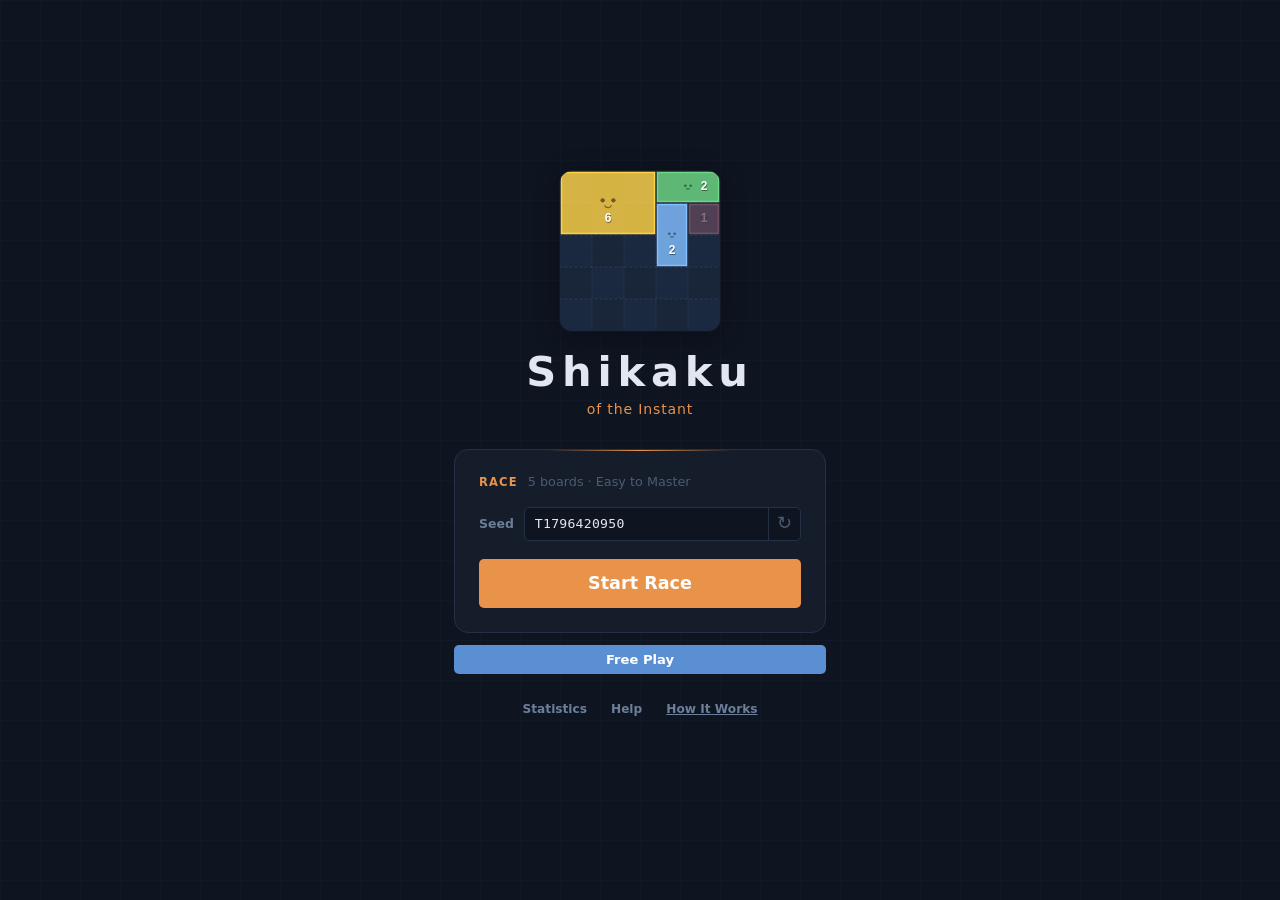
<file: index.html>
<!DOCTYPE html>
<html lang="en">
<head>
  <meta charset="UTF-8">
  <meta name="viewport" content="width=device-width, initial-scale=1.0">
  <title>Shikaku of the Instant</title>
  <link rel="icon" type="image/svg+xml" href="data:image/svg+xml,<svg xmlns='http://www.w3.org/2000/svg' viewBox='0 0 32 32'><rect width='32' height='32' rx='4' fill='%230e1420'/><rect x='2' y='2' width='13' height='18' rx='1' fill='%235b8fd4' opacity='.75'/><rect x='17' y='2' width='13' height='10' rx='1' fill='%23d28237' opacity='.75'/><rect x='17' y='14' width='13' height='16' rx='1' fill='%23af4141' opacity='.75'/><rect x='2' y='22' width='13' height='8' rx='1' fill='%23824bb9' opacity='.75'/></svg>">
  <link rel="stylesheet" href="style.css">
</head>
<body>
  <div id="app">

    <!-- ── Home Screen ──────────────────────────────────────────────────── -->
    <div id="homeScreen" class="home-screen">
      <div class="home-content">
        <div class="home-brand">
          <canvas id="homeIllustration" class="home-illustration"></canvas>
          <h1 class="home-logo">Shikaku</h1>
          <span class="home-logo-sub">of the Instant</span>
        </div>

        <div class="home-race-card">
          <div class="home-race-header">
            <span class="home-race-label">RACE</span>
            <span class="home-race-desc">5 boards &middot; Easy to Master</span>
          </div>
          <div class="home-seed-row">
            <label class="home-seed-label" for="homeSeedInput">Seed</label>
            <div class="home-seed-input-wrap">
              <input type="text" id="homeSeedInput" spellcheck="false">
              <button class="home-seed-refresh" id="homeSeedRefresh" title="New seed">&#x21BB;</button>
            </div>
          </div>
          <button class="btn btn-accent btn-lg home-start-btn" id="startRaceBtn">Start Race</button>
        </div>

        <button class="btn btn-primary home-freeplay-btn" id="freePlayBtn">Free Play</button>

        <div id="homeRecentRaces" class="home-recent"></div>

        <div class="home-footer">
          <button class="btn btn-ghost btn-sm" id="homeStatsBtn">Statistics</button>
          <button class="btn btn-ghost btn-sm" id="homeHelpBtn">Help</button>
          <a class="btn btn-ghost btn-sm" href="how-natural.html">How It Works</a>
        </div>
      </div>
    </div>

    <!-- ── Game View ────────────────────────────────────────────────────── -->
    <div id="gameView" class="game-view hidden">

      <nav class="top-bar" id="topBar">
        <div class="top-bar-left">
          <button class="top-btn" id="topHomeBtn" title="Home">
            <svg width="18" height="18" viewBox="0 0 24 24" fill="none" stroke="currentColor" stroke-width="2.5" stroke-linecap="round" stroke-linejoin="round"><path d="M3 9l9-7 9 7v11a2 2 0 0 1-2 2H5a2 2 0 0 1-2-2z"/><polyline points="9 22 9 12 15 12 15 22"/></svg>
          </button>
        </div>

        <div class="top-bar-center" id="topBarCenter">
          <div id="difficultyTabs" class="difficulty-tabs">
            <button class="diff-tab" data-size="5">Easy</button>
            <button class="diff-tab" data-size="10">Medium</button>
            <button class="diff-tab active" data-size="20">Hard</button>
            <button class="diff-tab" data-size="30">Expert</button>
            <button class="diff-tab" data-size="40">Master</button>
          </div>
        </div>

        <div class="top-bar-right">
          <div class="top-timer-group">
            <span class="top-timer" id="topTimerDisplay">00:00.00</span>
            <button class="top-btn" id="topPauseBtn" title="Pause">&#x23F8;</button>
          </div>
          <button class="top-btn" id="topUndoBtn" title="Undo (Ctrl+Z)">&#x21A9;</button>
          <button class="top-btn" id="topClearBtn" title="Clear board">&#x2715;</button>
          <div class="top-zoom-group">
            <button class="top-btn top-btn-sm" id="topZoomOut" title="Zoom out">&minus;</button>
            <button class="top-zoom-label" id="topZoomLabel" title="Reset to Fit">Fit</button>
            <button class="top-btn top-btn-sm" id="topZoomIn" title="Zoom in">+</button>
          </div>
        </div>
      </nav>

      <main class="main-area" id="mainArea">
        <div id="focusTimer"></div>
        <button class="btn btn-icon" id="focusExit">&#10005; Exit Focus</button>

        <div class="grid-container" id="gridContainer">
          <div class="grid-wrapper" id="gridWrapper">
            <div id="coverScreen" class="cover-screen">
              <div class="cover-content">
                <p class="cover-subtitle" id="coverSize">20×20 — Hard</p>
                <p class="cover-seed" id="coverSeed"></p>
                <button class="btn btn-primary btn-lg" id="startGameBtn">Start Game</button>
              </div>
            </div>
            <div id="pauseOverlay" class="cover-screen hidden">
              <div class="cover-content">
                <p class="cover-subtitle">Paused</p>
                <button class="btn btn-primary btn-lg" id="resumeBtn">Resume</button>
              </div>
            </div>
            <canvas id="gameCanvas"></canvas>
          </div>
        </div>
      </main>
    </div>
  </div>

  <!-- Modals -->
  <div id="howToModal" class="modal hidden">
    <div class="modal-box">
      <h2>How to Play Shikaku</h2>
      <ul>
        <li>Divide the grid into rectangles (and squares).</li>
        <li>Each rectangle must contain <strong>exactly one number</strong>.</li>
        <li>That number equals the <strong>area</strong> of the rectangle.</li>
        <li><strong>Drag</strong> from one cell to another to draw a rectangle.</li>
        <li><strong>Right-click</strong> (or long-press on mobile) to remove a rectangle.</li>
        <li>Fill the entire grid to win!</li>
      </ul>
      <button class="btn btn-primary" id="closeHow">Got it!</button>
    </div>
  </div>

  <div id="winModal" class="modal hidden">
    <div class="modal-box">
      <h2>Puzzle Solved!</h2>
      <p id="winTime"></p>
      <div class="seed-share" id="seedShare">
        <label>Share this board:</label>
        <div class="seed-copy-row">
          <code id="seedDisplay"></code>
          <button class="btn btn-secondary btn-sm" id="copySeedBtn">Copy Seed</button>
          <button class="btn btn-secondary btn-sm" id="copyLinkBtn">Copy Link</button>
        </div>
      </div>
      <div style="display:flex;gap:8px;">
        <button class="btn btn-primary" id="nextGameBtn">New Game</button>
        <button class="btn btn-secondary" id="watchReplayBtn">Watch Replay</button>
        <button class="btn btn-secondary" id="shareImageBtn">Copy Image</button>
      </div>
    </div>
  </div>

  <div id="raceResultsModal" class="modal hidden">
    <div class="modal-box modal-box-wide">
      <h2>Race Complete!</h2>
      <div id="raceResultsList" class="race-results-list"></div>
      <div class="race-total" id="raceTotalTime"></div>
      <div class="race-footer">
        <div class="race-seed-row">
          <span class="race-seed-label">Seed:</span>
          <code id="raceSeedDisplay"></code>
          <button class="btn btn-secondary btn-sm" id="copyRaceSeedBtn">Copy</button>
        </div>
        <div class="race-actions-row">
          <button class="btn btn-primary" id="shareRaceBtn">Share Results</button>
          <div class="race-actions-right">
            <button class="btn btn-accent" id="raceHomeBtn">Home</button>
            <button class="btn btn-secondary" id="closeRaceResultsBtn">Done</button>
          </div>
        </div>
      </div>
    </div>
  </div>

  <div id="statsModal" class="modal hidden">
    <div class="modal-box modal-box-wide">
      <h2>Statistics</h2>
      <div id="statsContent" class="stats-content"></div>
      <div style="display:flex;gap:8px;margin-top:16px;">
        <button class="btn btn-primary" id="closeStats">Done</button>
        <button class="btn btn-secondary" id="resetStats">Reset Stats</button>
      </div>
    </div>
  </div>

  <script src="generator.js"></script>
  <script src="game.js"></script>
</body>
</html>
</file>
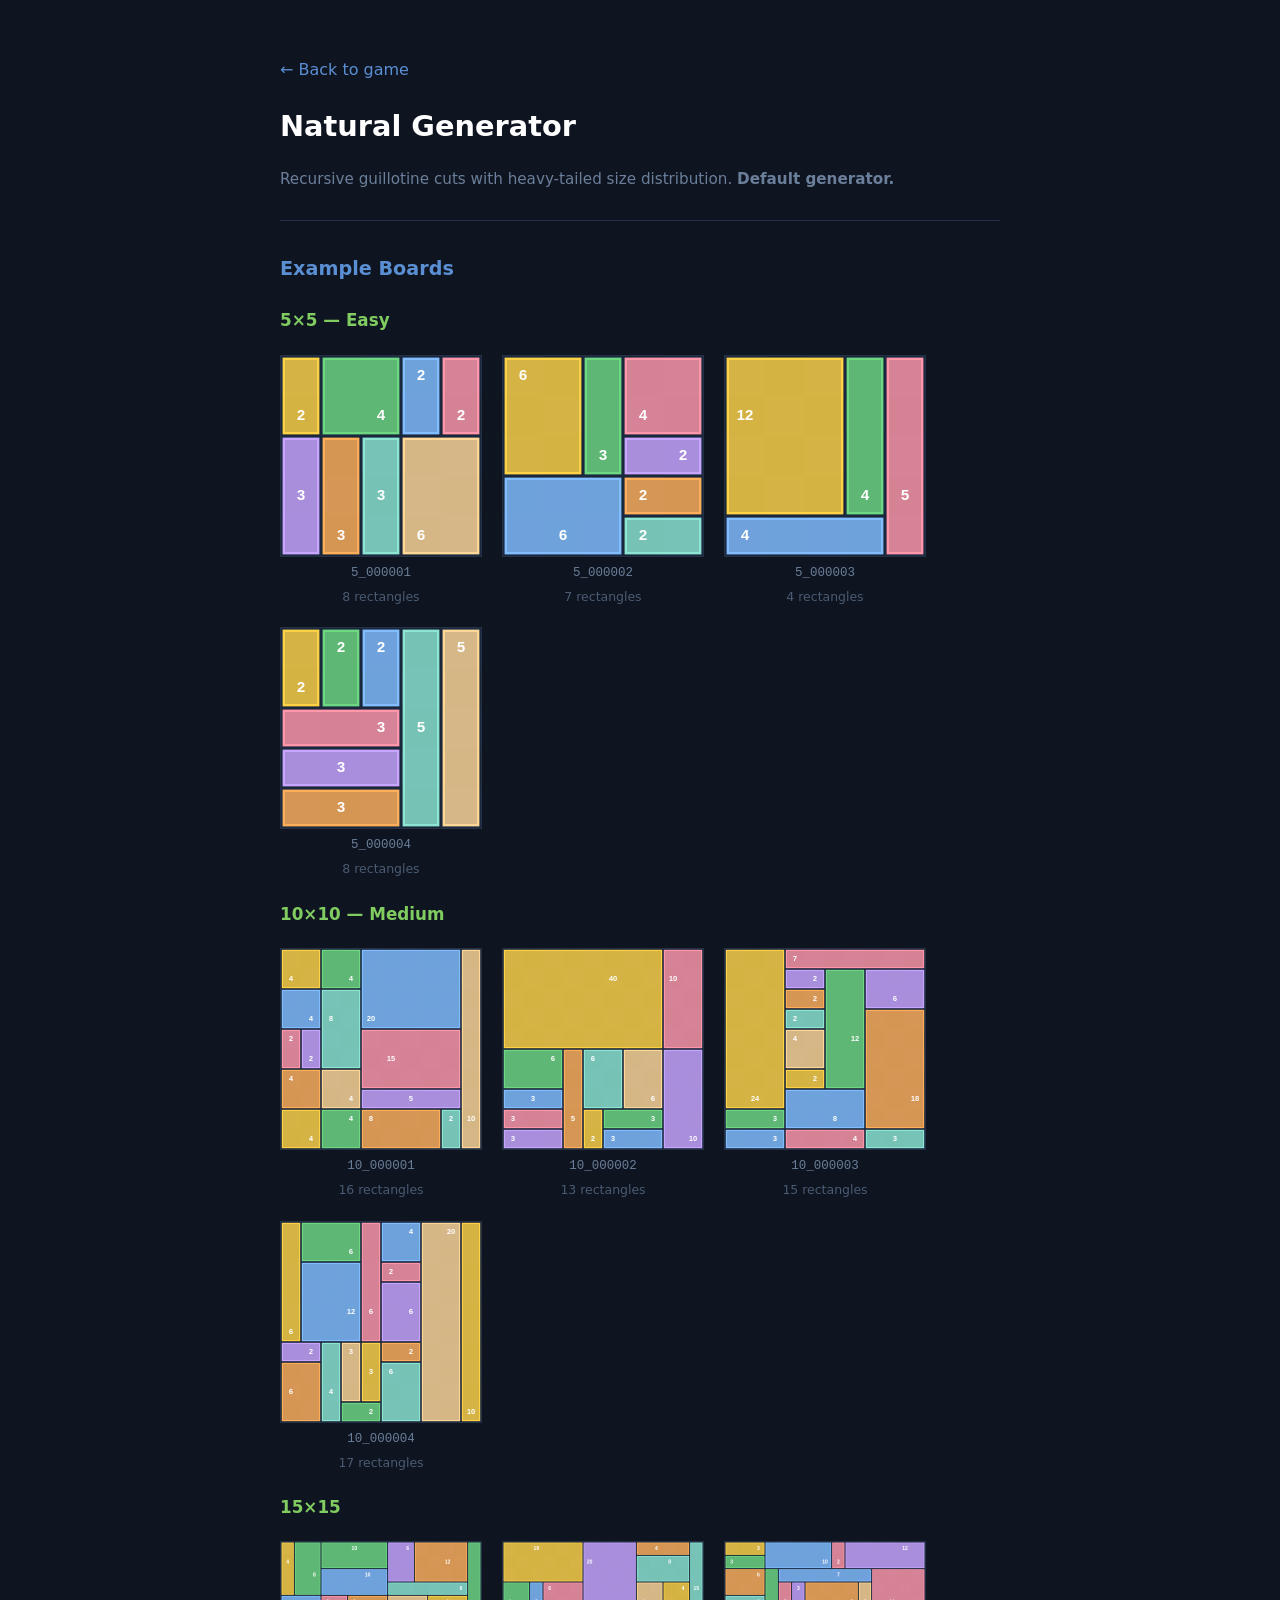
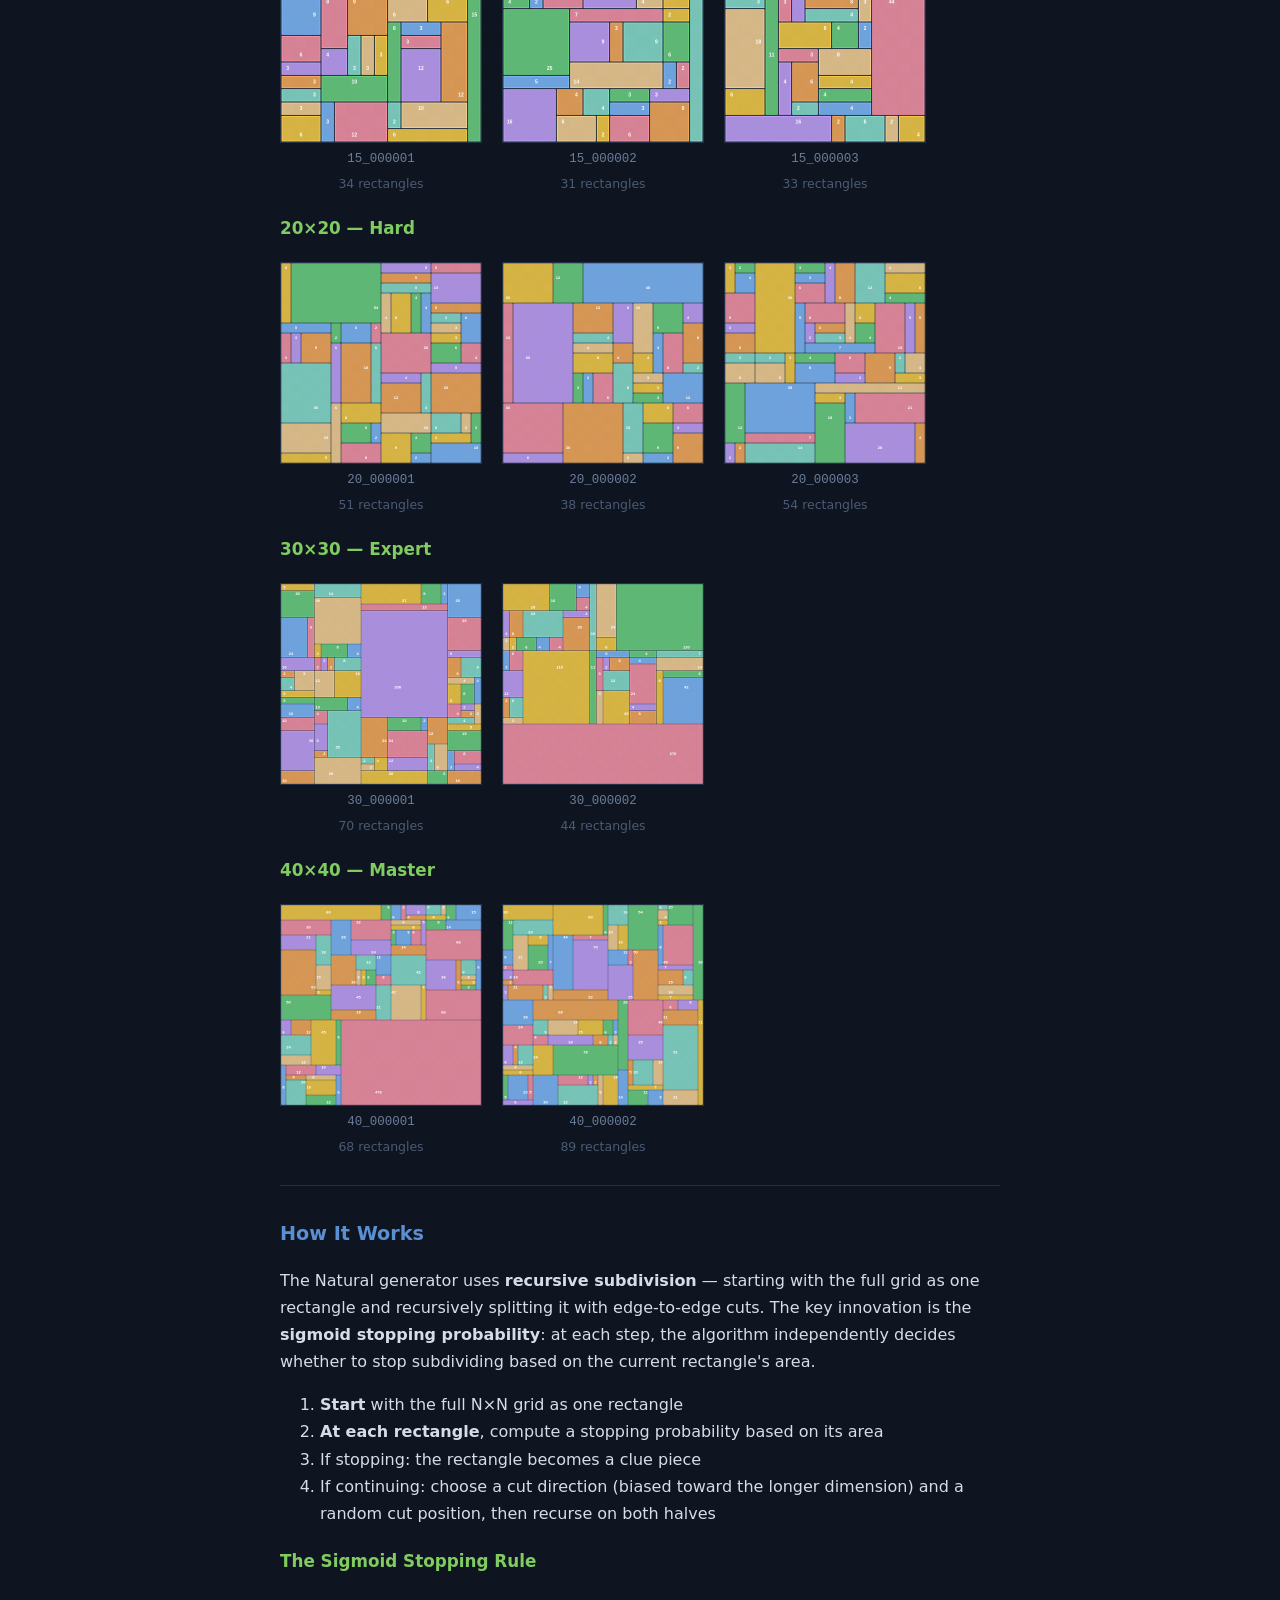
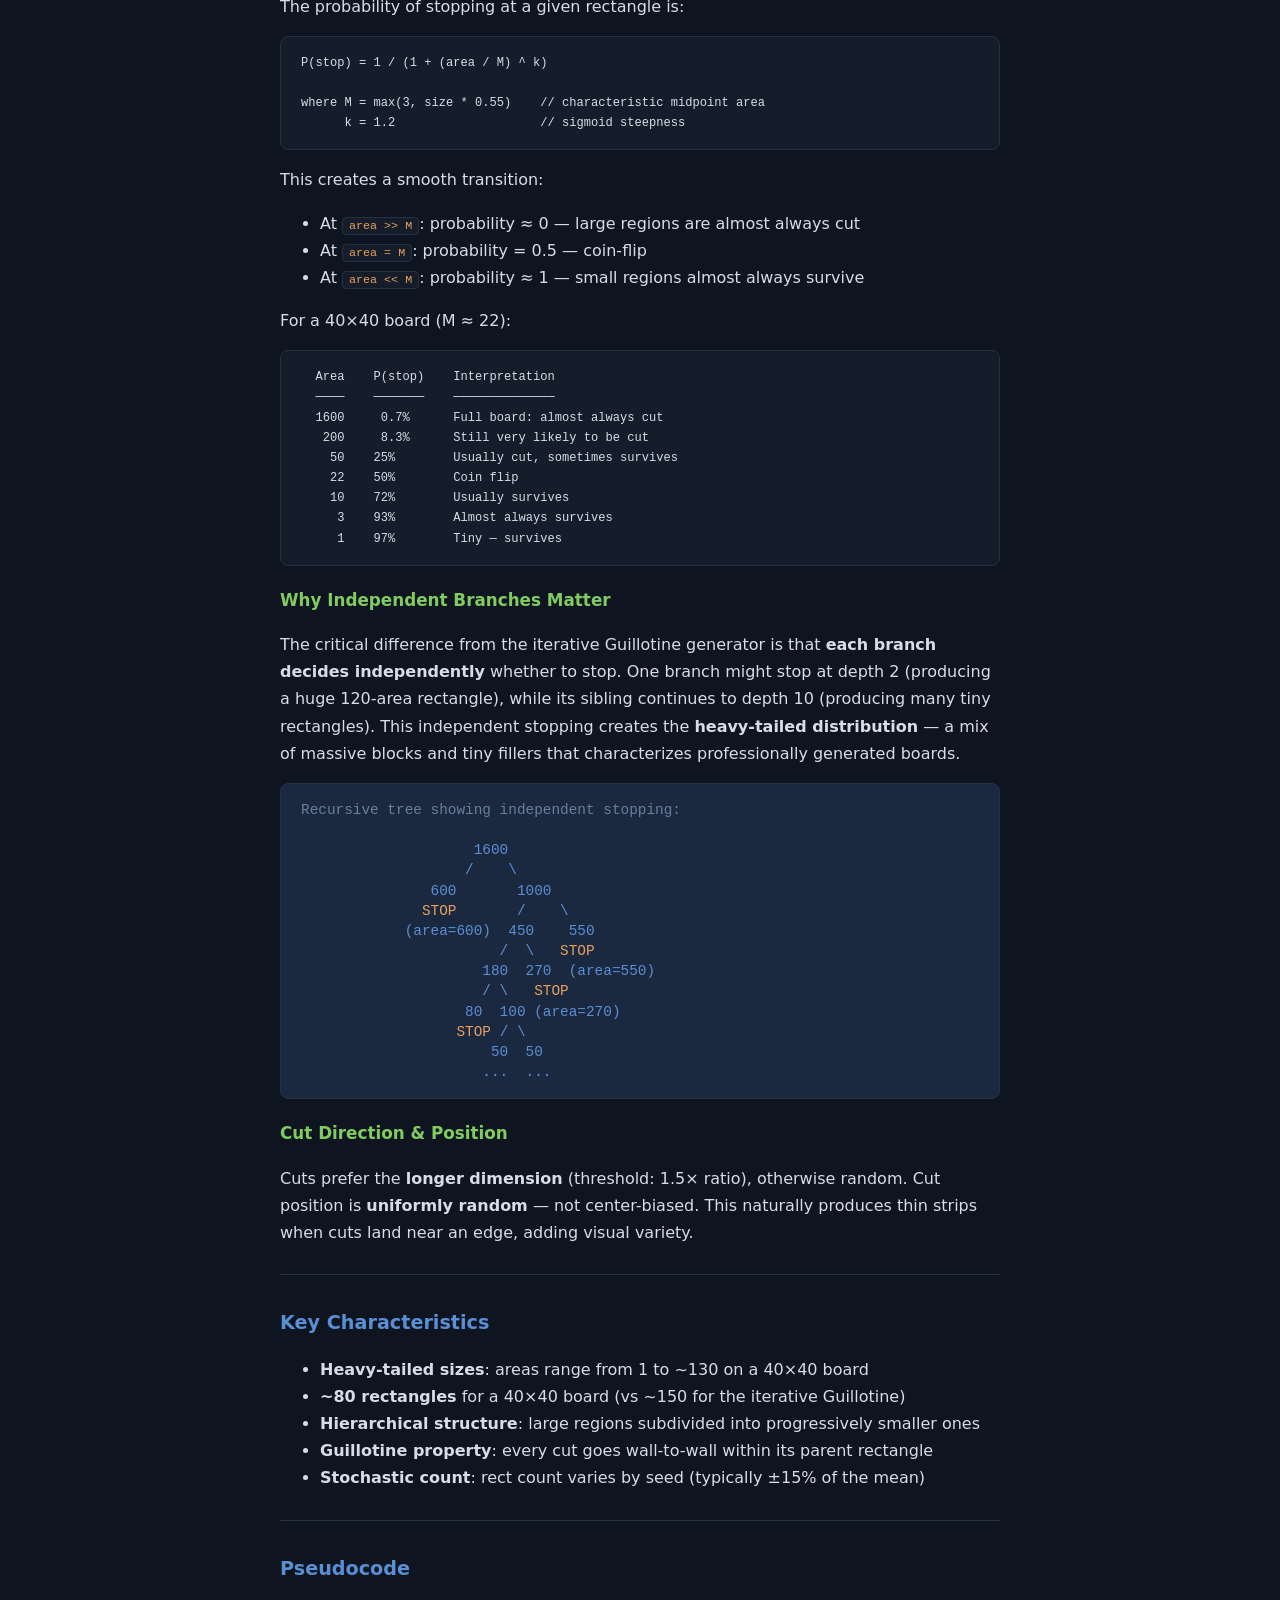
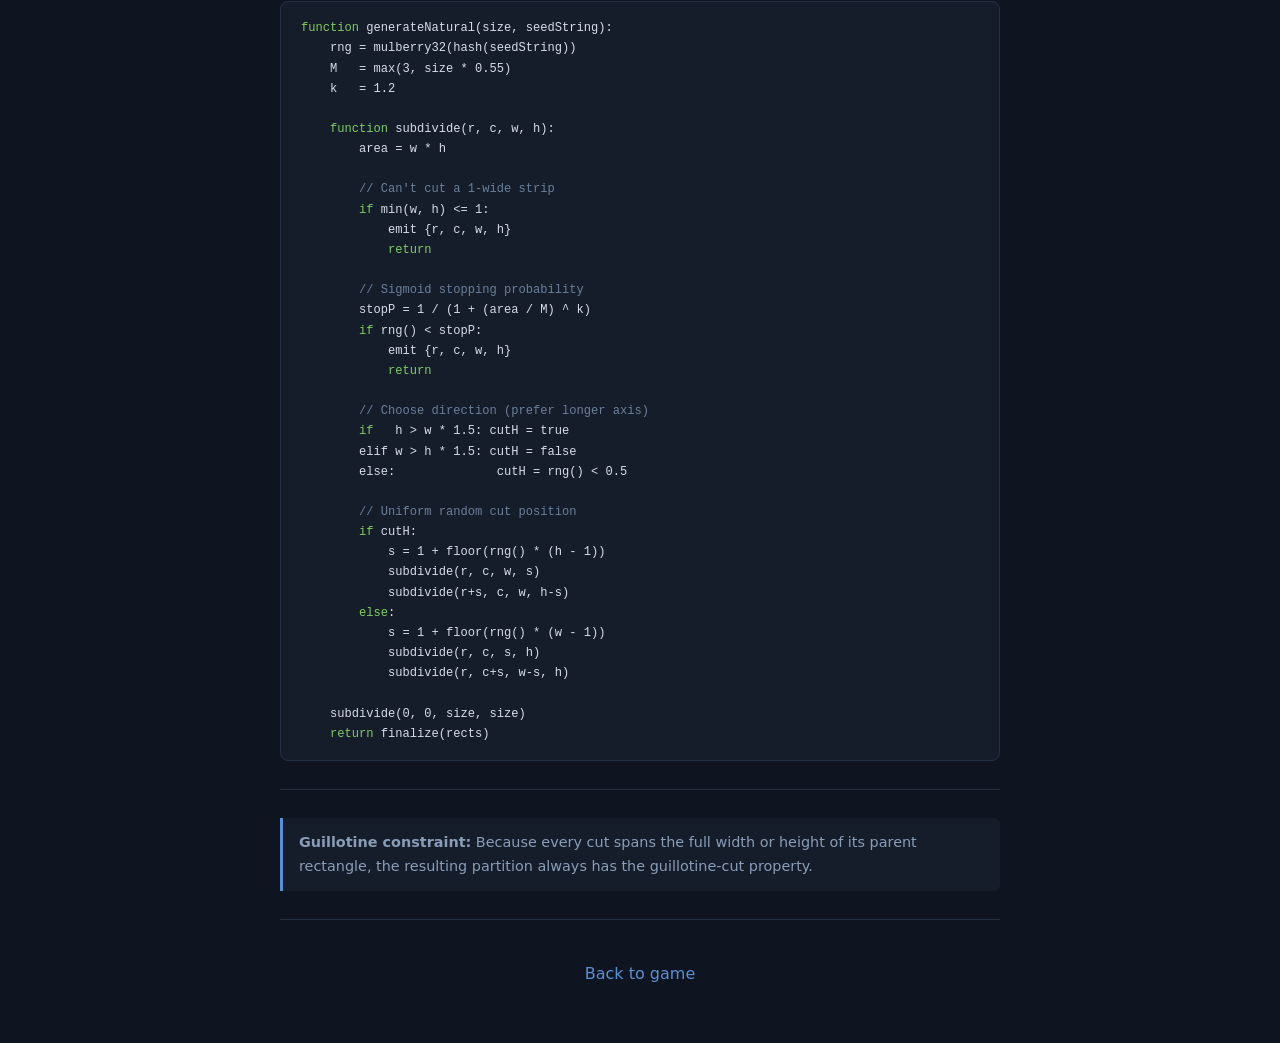
<file: how-natural.html>
<!DOCTYPE html>
<html lang="en">
<head>
  <meta charset="UTF-8">
  <meta name="viewport" content="width=device-width, initial-scale=1.0">
  <title>Natural Generator — Shikaku</title>
  <style>
    body { background: #0e1420; color: #d8dce8; font-family: 'Inter','Segoe UI',system-ui,sans-serif; max-width: 720px; margin: 0 auto; padding: 40px 24px; line-height: 1.7; }
    h1 { color: #fff; font-size: 1.8rem; margin-bottom: 4px; }
    h2 { color: #5b8fd4; font-size: 1.2rem; margin-top: 32px; }
    h3 { color: #80cc60; font-size: 1.05rem; margin-top: 20px; }
    a { color: #5b8fd4; text-decoration: none; } a:hover { text-decoration: underline; }
    hr { border: none; border-top: 1px solid #243044; margin: 28px 0; }
    .dim { color: #6b7f9a; }
    .subtitle { color: #6b7f9a; font-size: 0.95rem; margin-bottom: 0; }
    code { background: #151d2b; border: 1px solid #243044; border-radius: 4px; padding: 1px 6px; font-size: 0.9em; color: #e8a060; }
    pre { background: #151d2b; border: 1px solid #243044; border-radius: 8px; padding: 16px 20px; overflow-x: auto; font-size: 0.84rem; line-height: 1.5; color: #d8dce8; }
    pre code { background: none; border: none; padding: 0; color: inherit; }
    .green { color: #80cc60; } .highlight { color: #e8a060; }
    .note { background: #151d2b; border-left: 3px solid #5b8fd4; padding: 12px 16px; margin: 16px 0; border-radius: 0 6px 6px 0; font-size: 0.9rem; color: #8a9db8; }
    .boards { display: flex; flex-wrap: wrap; gap: 20px; margin: 20px 0; }
    .board-example { text-align: center; flex: 0 0 auto; }
    .board-example canvas { border: 1px solid #243044; display: block; }
    .board-info { margin-top: 6px; display: flex; flex-direction: column; gap: 2px; }
    .board-seed { font-family: 'Consolas','SF Mono',monospace; font-size: 0.78rem; color: #6b7f9a; }
    .board-stats { font-size: 0.78rem; color: #4a5b72; }
    .diagram { background: #1a2840; border: 1px solid #243044; border-radius: 8px; padding: 16px 20px; font-family: monospace; font-size: 0.9rem; line-height: 1.4; white-space: pre; overflow-x: auto; color: #5b8fd4; margin: 16px 0; }
  </style>
</head>
<body>

<p><a href="index.html">&larr; Back to game</a></p>

<h1>Natural Generator</h1>
<p class="subtitle">Recursive guillotine cuts with heavy-tailed size distribution. <strong>Default generator.</strong></p>

<hr>

<h2>Example Boards</h2>

<h3>5&times;5 — Easy</h3>
<div class="boards" id="examples5"></div>

<h3>10&times;10 — Medium</h3>
<div class="boards" id="examples10"></div>

<h3>15&times;15</h3>
<div class="boards" id="examples15"></div>

<h3>20&times;20 — Hard</h3>
<div class="boards" id="examples20"></div>

<h3>30&times;30 — Expert</h3>
<div class="boards" id="examples30"></div>

<h3>40&times;40 — Master</h3>
<div class="boards" id="examples40"></div>

<hr>

<h2>How It Works</h2>

<p>The Natural generator uses <strong>recursive subdivision</strong> — starting with the full grid as
one rectangle and recursively splitting it with edge-to-edge cuts. The key innovation is the
<strong>sigmoid stopping probability</strong>: at each step, the algorithm independently decides
whether to stop subdividing based on the current rectangle's area.</p>

<ol>
  <li><strong>Start</strong> with the full N&times;N grid as one rectangle</li>
  <li><strong>At each rectangle</strong>, compute a stopping probability based on its area</li>
  <li>If stopping: the rectangle becomes a clue piece</li>
  <li>If continuing: choose a cut direction (biased toward the longer dimension) and a
  random cut position, then recurse on both halves</li>
</ol>

<h3>The Sigmoid Stopping Rule</h3>

<p>The probability of stopping at a given rectangle is:</p>

<pre><code>P(stop) = 1 / (1 + (area / M) ^ k)

where M = max(3, size * 0.55)    // characteristic midpoint area
      k = 1.2                    // sigmoid steepness</code></pre>

<p>This creates a smooth transition:</p>
<ul>
  <li>At <code>area >> M</code>: probability &asymp; 0 — large regions are almost always cut</li>
  <li>At <code>area = M</code>: probability = 0.5 — coin-flip</li>
  <li>At <code>area << M</code>: probability &asymp; 1 — small regions almost always survive</li>
</ul>

<p>For a 40&times;40 board (M &asymp; 22):</p>
<pre><code>  Area    P(stop)    Interpretation
  ────    ───────    ──────────────
  1600     0.7%      Full board: almost always cut
   200     8.3%      Still very likely to be cut
    50    25%        Usually cut, sometimes survives
    22    50%        Coin flip
    10    72%        Usually survives
     3    93%        Almost always survives
     1    97%        Tiny — survives</code></pre>

<h3>Why Independent Branches Matter</h3>

<p>The critical difference from the iterative Guillotine generator is that <strong>each branch
decides independently</strong> whether to stop. One branch might stop at depth 2 (producing a
huge 120-area rectangle), while its sibling continues to depth 10 (producing many tiny
rectangles). This independent stopping creates the <strong>heavy-tailed distribution</strong> —
a mix of massive blocks and tiny fillers that characterizes professionally generated boards.</p>

<div class="diagram"><span class="dim">Recursive tree showing independent stopping:</span>

                    1600
                   /    \
               600       1000
              <span class="highlight">STOP</span>       /    \
            (area=600)  450    550
                       /  \   <span class="highlight">STOP</span>
                     180  270  (area=550)
                     / \   <span class="highlight">STOP</span>
                   80  100 (area=270)
                  <span class="highlight">STOP</span> / \
                      50  50
                     ...  ...</div>

<h3>Cut Direction &amp; Position</h3>

<p>Cuts prefer the <strong>longer dimension</strong> (threshold: 1.5&times; ratio), otherwise random.
Cut position is <strong>uniformly random</strong> — not center-biased. This naturally produces thin
strips when cuts land near an edge, adding visual variety.</p>

<hr>

<h2>Key Characteristics</h2>

<ul>
  <li><strong>Heavy-tailed sizes</strong>: areas range from 1 to ~130 on a 40&times;40 board</li>
  <li><strong>~80 rectangles</strong> for a 40&times;40 board (vs ~150 for the iterative Guillotine)</li>
  <li><strong>Hierarchical structure</strong>: large regions subdivided into progressively smaller ones</li>
  <li><strong>Guillotine property</strong>: every cut goes wall-to-wall within its parent rectangle</li>
  <li><strong>Stochastic count</strong>: rect count varies by seed (typically &plusmn;15% of the mean)</li>
</ul>

<hr>

<h2>Pseudocode</h2>

<pre><code><span class="green">function</span> generateNatural(size, seedString):
    rng = mulberry32(hash(seedString))
    M   = max(3, size * 0.55)
    k   = 1.2

    <span class="green">function</span> subdivide(r, c, w, h):
        area = w * h

        <span class="dim">// Can't cut a 1-wide strip</span>
        <span class="green">if</span> min(w, h) &lt;= 1:
            emit {r, c, w, h}
            <span class="green">return</span>

        <span class="dim">// Sigmoid stopping probability</span>
        stopP = 1 / (1 + (area / M) ^ k)
        <span class="green">if</span> rng() &lt; stopP:
            emit {r, c, w, h}
            <span class="green">return</span>

        <span class="dim">// Choose direction (prefer longer axis)</span>
        <span class="green">if</span>   h &gt; w * 1.5: cutH = true
        elif w &gt; h * 1.5: cutH = false
        else:              cutH = rng() &lt; 0.5

        <span class="dim">// Uniform random cut position</span>
        <span class="green">if</span> cutH:
            s = 1 + floor(rng() * (h - 1))
            subdivide(r, c, w, s)
            subdivide(r+s, c, w, h-s)
        <span class="green">else</span>:
            s = 1 + floor(rng() * (w - 1))
            subdivide(r, c, s, h)
            subdivide(r, c+s, w-s, h)

    subdivide(0, 0, size, size)
    <span class="green">return</span> finalize(rects)</code></pre>

<hr>

<div class="note">
<strong>Guillotine constraint:</strong> Because every cut spans the full width or height of its
parent rectangle, the resulting partition always has the guillotine-cut property.
</div>

<hr>

<p class="dim" style="text-align:center; margin-top: 40px;">
  <a href="index.html">Back to game</a>
</p>

<script src="generator.js"></script>
<script>
// Inline board preview rendering
(function() {
  const COLORS = [
    { fill: 'rgba(255,210,70,0.82)',  stroke: '#ffd246' },
    { fill: 'rgba(110,215,130,0.82)', stroke: '#6ed782' },
    { fill: 'rgba(130,190,255,0.82)', stroke: '#82beff' },
    { fill: 'rgba(255,150,170,0.82)', stroke: '#ff96aa' },
    { fill: 'rgba(200,165,255,0.82)', stroke: '#c8a5ff' },
    { fill: 'rgba(255,175,90,0.82)',  stroke: '#ffaf5a' },
    { fill: 'rgba(140,230,210,0.82)', stroke: '#8ce6d2' },
    { fill: 'rgba(255,215,150,0.82)', stroke: '#ffd796' },
  ];

  const BOARD_DISPLAY = 200; // target display size in px

  const groups = [
    { containerId: 'examples5',  size: 5,  seeds: ['5_000001','5_000002','5_000003','5_000004'] },
    { containerId: 'examples10', size: 10, seeds: ['10_000001','10_000002','10_000003','10_000004'] },
    { containerId: 'examples15', size: 15, seeds: ['15_000001','15_000002','15_000003'] },
    { containerId: 'examples20', size: 20, seeds: ['20_000001','20_000002','20_000003'] },
    { containerId: 'examples30', size: 30, seeds: ['30_000001','30_000002'] },
    { containerId: 'examples40', size: 40, seeds: ['40_000001','40_000002'] },
  ];

  for (const { containerId, size, seeds } of groups) {
    const container = document.getElementById(containerId);
    // Use 2x resolution for crispness, display at BOARD_DISPLAY px
    const scale = 2;
    const cellPx = (BOARD_DISPLAY * scale) / size;
    const canvasPx = size * cellPx;

    for (const seed of seeds) {
      const puzzle = generatePuzzle(size, seed);
      const div = document.createElement('div');
      div.className = 'board-example';
      const c = document.createElement('canvas');
      c.width = canvasPx; c.height = canvasPx;
      c.style.width = BOARD_DISPLAY + 'px'; c.style.height = BOARD_DISPLAY + 'px';
      const cx = c.getContext('2d');

      // Draw checkerboard
      for (let r = 0; r < size; r++)
        for (let col = 0; col < size; col++) {
          cx.fillStyle = (r + col) % 2 === 0 ? '#1a2840' : '#192538';
          cx.fillRect(col * cellPx, r * cellPx, cellPx, cellPx);
        }

      // Draw solution rects
      puzzle.clues.forEach((cl, i) => {
        const color = COLORS[i % COLORS.length];
        const m = Math.max(1, cellPx * 0.07);
        cx.fillStyle = color.fill;
        cx.fillRect(cl.c * cellPx + m, cl.r * cellPx + m, cl.w * cellPx - m * 2, cl.h * cellPx - m * 2);
        cx.strokeStyle = color.stroke;
        cx.lineWidth = Math.max(1, cellPx * 0.06);
        cx.strokeRect(cl.c * cellPx + m, cl.r * cellPx + m, cl.w * cellPx - m * 2, cl.h * cellPx - m * 2);
      });

      // Draw clue numbers
      const fontSize = Math.max(8, Math.round(cellPx * 0.38));
      cx.font = `bold ${fontSize}px "Segoe UI", Arial, sans-serif`;
      cx.textAlign = 'center';
      cx.textBaseline = 'middle';
      for (const cl of puzzle.clues) {
        cx.fillStyle = '#fff';
        cx.fillText(String(cl.area), (cl.numC + 0.5) * cellPx, (cl.numR + 0.5) * cellPx);
      }

      div.appendChild(c);
      const info = document.createElement('div');
      info.className = 'board-info';
      info.innerHTML = `<span class="board-seed">${seed}</span><span class="board-stats">${puzzle.clues.length} rectangles</span>`;
      div.appendChild(info);
      container.appendChild(div);
    }
  }
})();
</script>
</body>
</html>
</file>
<file: style.css>
*, *::before, *::after { box-sizing: border-box; margin: 0; padding: 0; }

:root {
  --bg:            #0e1420;
  --surface:       #151d2b;
  --surface-2:     #1a2435;
  --border:        #243044;
  --border-light:  #2e3f58;
  --primary:       #5b8fd4;
  --primary-hover: #4a7fc1;
  --primary-dim:   rgba(91,143,212,0.15);
  --accent:        #e8924a;
  --accent-hover:  #d47e38;
  --accent-dim:    rgba(232,146,74,0.12);
  --text:          #e2e6f0;
  --text-dim:      #6b7f9a;
  --text-muted:    #4a5b72;
  --radius:        8px;
  --radius-sm:     5px;
  --top-bar-h:     48px;
  --transition:    0.15s ease;
}

body {
  background: var(--bg);
  color: var(--text);
  font-family: 'Inter', 'Segoe UI', system-ui, -apple-system, sans-serif;
  height: 100vh;
  overflow: hidden;
}

#app {
  height: 100vh;
}

/* ── Home Screen ──────────────────────────────────────────────────────── */
.home-screen {
  display: flex;
  align-items: center;
  justify-content: center;
  height: 100%;
  width: 100%;
  background: var(--bg);
  overflow-y: auto;
  position: relative;
}

/* subtle grid pattern */
.home-screen::before {
  content: '';
  position: absolute;
  inset: 0;
  background-image:
    linear-gradient(rgba(91,143,212,0.03) 1px, transparent 1px),
    linear-gradient(90deg, rgba(91,143,212,0.03) 1px, transparent 1px);
  background-size: 40px 40px;
  pointer-events: none;
}

.home-screen.hidden {
  display: none;
}

.home-content {
  width: 100%;
  max-width: 420px;
  padding: 40px 24px 48px;
  display: flex;
  flex-direction: column;
  align-items: center;
  position: relative;
  z-index: 1;
}

.home-brand {
  text-align: center;
  margin-bottom: 32px;
  display: flex;
  flex-direction: column;
  align-items: center;
}

.home-illustration {
  width: 160px;
  height: 160px;
  border-radius: 12px;
  margin-bottom: 20px;
  box-shadow: 0 4px 24px rgba(0,0,0,0.35), 0 0 0 1px rgba(255,255,255,0.04);
}

.home-logo {
  font-size: 2.6rem;
  font-weight: 800;
  letter-spacing: 0.14em;
  color: var(--text);
  line-height: 1;
}

.home-logo-sub {
  font-size: 0.88rem;
  font-weight: 500;
  letter-spacing: 0.06em;
  color: var(--accent);
  display: block;
  margin-top: 8px;
}

/* Race card */
.home-race-card {
  width: 100%;
  background: var(--surface);
  border: 1px solid var(--border);
  border-radius: 14px;
  padding: 24px;
  margin-bottom: 12px;
  position: relative;
  overflow: hidden;
}

.home-race-card::before {
  content: '';
  position: absolute;
  top: 0;
  left: 50%;
  transform: translateX(-50%);
  width: 50%;
  height: 1px;
  background: linear-gradient(90deg, transparent, var(--accent), transparent);
}

.home-race-header {
  display: flex;
  align-items: baseline;
  gap: 10px;
  margin-bottom: 18px;
}

.home-race-label {
  font-size: 0.72rem;
  font-weight: 700;
  letter-spacing: 0.1em;
  text-transform: uppercase;
  color: var(--accent);
}

.home-race-desc {
  font-size: 0.8rem;
  color: var(--text-muted);
}

.home-seed-row {
  display: flex;
  align-items: center;
  gap: 10px;
  margin-bottom: 18px;
}

.home-seed-label {
  font-size: 0.78rem;
  font-weight: 600;
  color: var(--text-dim);
  flex-shrink: 0;
}

.home-seed-input-wrap {
  flex: 1;
  display: flex;
  align-items: center;
  background: var(--bg);
  border: 1px solid var(--border);
  border-radius: var(--radius-sm);
  overflow: hidden;
  transition: border-color var(--transition);
}

.home-seed-input-wrap:focus-within {
  border-color: var(--primary);
}

.home-seed-input-wrap input {
  flex: 1;
  min-width: 0;
  border: none;
  padding: 8px 10px;
  background: transparent;
  color: var(--text);
  font-size: 0.82rem;
  font-family: 'Consolas', 'SF Mono', monospace;
  letter-spacing: 0.02em;
  outline: none;
}

.home-seed-refresh {
  display: flex;
  align-items: center;
  justify-content: center;
  width: 32px;
  height: 32px;
  background: none;
  border: none;
  border-left: 1px solid var(--border);
  color: var(--text-muted);
  font-size: 1.1rem;
  cursor: pointer;
  transition: all var(--transition);
  flex-shrink: 0;
}

.home-seed-refresh:hover {
  background: rgba(255,255,255,0.05);
  color: var(--text);
}

.home-start-btn {
  display: block;
  width: 100%;
  padding: 14px;
  font-size: 1.05rem;
  border-radius: var(--radius);
  text-align: center;
}

/* Free play button */
.home-freeplay-btn {
  width: 100%;
  padding: 14px;
  font-size: 1rem;
  margin-bottom: 24px;
}

/* Recent races */
.home-recent {
  width: 100%;
  margin-bottom: 20px;
}

.home-recent:empty {
  display: none;
}

.home-recent-title {
  font-size: 0.72rem;
  font-weight: 600;
  text-transform: uppercase;
  letter-spacing: 0.08em;
  color: var(--text-muted);
  margin-bottom: 8px;
}

.home-recent .race-history-entry + .race-history-entry {
  margin-top: 6px;
}

/* Footer links */
.home-footer {
  display: flex;
  gap: 4px;
  flex-wrap: wrap;
  justify-content: center;
}

/* ── Game View ────────────────────────────────────────────────────────── */
.game-view {
  display: flex;
  flex-direction: column;
  height: 100%;
  width: 100%;
}

.game-view.hidden {
  display: none;
}

/* ── Top Bar ──────────────────────────────────────────────────────────── */
.top-bar {
  height: var(--top-bar-h);
  min-height: var(--top-bar-h);
  background: var(--surface);
  border-bottom: 1px solid var(--border);
  display: flex;
  align-items: center;
  justify-content: space-between;
  padding: 0 12px;
  z-index: 20;
  position: relative;
}

.top-bar-left {
  display: flex;
  align-items: center;
  flex-shrink: 0;
  z-index: 1;
}

.top-bar-center {
  position: absolute;
  left: 50%;
  transform: translateX(-50%);
  display: flex;
  align-items: center;
  gap: 6px;
  pointer-events: none;
}

.top-bar-center > * {
  pointer-events: auto;
}

.top-bar-right {
  display: flex;
  align-items: center;
  gap: 6px;
  flex-shrink: 0;
  z-index: 1;
}

/* Top bar buttons */
.top-btn {
  display: flex;
  align-items: center;
  justify-content: center;
  width: 34px;
  height: 34px;
  border: 1px solid var(--border);
  border-radius: var(--radius-sm);
  background: transparent;
  color: var(--text-dim);
  font-size: 1rem;
  font-family: inherit;
  cursor: pointer;
  transition: all var(--transition);
  flex-shrink: 0;
}

.top-btn:hover {
  background: rgba(255,255,255,0.06);
  color: var(--text);
  border-color: var(--border-light);
}

.top-btn svg {
  flex-shrink: 0;
}

.top-btn-sm {
  width: 28px;
  height: 28px;
  font-size: 0.9rem;
}

/* Timer group */
.top-timer-group {
  display: flex;
  align-items: center;
  gap: 4px;
  background: var(--bg);
  border: 1px solid var(--border);
  border-radius: var(--radius-sm);
  padding: 2px 4px 2px 10px;
  height: 34px;
}

.top-timer {
  font-size: 1rem;
  font-weight: 700;
  font-variant-numeric: tabular-nums;
  letter-spacing: 0.03em;
  color: var(--text);
  line-height: 1;
  white-space: nowrap;
}

.top-timer-group .top-btn {
  border: none;
  width: 28px;
  height: 28px;
  font-size: 0.85rem;
}

/* Zoom group */
.top-zoom-group {
  display: flex;
  align-items: center;
  gap: 2px;
  border: 1px solid var(--border);
  border-radius: var(--radius-sm);
  overflow: hidden;
  height: 34px;
}

.top-zoom-group .top-btn-sm {
  border: none;
  border-radius: 0;
  height: 100%;
  width: 26px;
}

.top-zoom-label {
  display: flex;
  align-items: center;
  justify-content: center;
  height: 100%;
  min-width: 40px;
  padding: 0 4px;
  font-size: 0.72rem;
  font-weight: 600;
  font-family: inherit;
  color: var(--text-dim);
  background: transparent;
  border: none;
  border-left: 1px solid var(--border);
  border-right: 1px solid var(--border);
  cursor: pointer;
  transition: all var(--transition);
  white-space: nowrap;
}

.top-zoom-label:hover {
  background: rgba(255,255,255,0.04);
  color: var(--text);
}

/* ── Difficulty Tabs ──────────────────────────────────────────────────── */
.difficulty-tabs {
  display: flex;
  gap: 4px;
}

.diff-tab {
  display: flex;
  flex-direction: column;
  align-items: center;
  padding: 4px 14px;
  border: 1px solid var(--border);
  border-radius: var(--radius-sm);
  background: transparent;
  color: var(--text-dim);
  font-size: 0.78rem;
  font-weight: 600;
  font-family: inherit;
  cursor: pointer;
  transition: all var(--transition);
  white-space: nowrap;
  line-height: 1.2;
}

.diff-tab:hover {
  background: rgba(255,255,255,0.05);
  color: var(--text);
  border-color: var(--border-light);
}

.diff-tab.active {
  background: var(--primary);
  color: #fff;
  border-color: var(--primary);
}

.diff-tab.active:hover {
  background: var(--primary-hover);
}

/* Race mode: active tab uses accent (orange) */
.difficulty-tabs.race-mode .diff-tab.active {
  background: var(--accent);
  border-color: var(--accent);
}
.difficulty-tabs.race-mode .diff-tab.active:hover {
  background: var(--accent-hover);
  border-color: var(--accent-hover);
}

/* Solved tab in race */
.diff-tab.diff-tab-solved {
  background: rgba(80,190,80,0.18);
  color: #6cd46c;
  border-color: rgba(80,190,80,0.4);
}
.diff-tab.diff-tab-solved:hover {
  background: rgba(80,190,80,0.28);
}
.diff-tab.diff-tab-solved.active {
  background: rgba(80,190,80,0.45);
  color: #fff;
  border-color: rgba(80,190,80,0.7);
}
.diff-tab.diff-tab-solved.active:hover {
  background: rgba(80,190,80,0.55);
}

/* Review mode indicator */
.top-review-badge {
  font-size: 0.7rem;
  font-weight: 700;
  letter-spacing: 0.06em;
  color: var(--primary);
  padding: 2px 8px;
  border: 1px solid var(--primary);
  border-radius: var(--radius-sm);
  white-space: nowrap;
}

.diff-tab.disabled {
  opacity: 0.4;
  pointer-events: none;
}

/* (Race tabs are now handled by the difficulty tabs with .race-mode class) */

/* ── Buttons ─────────────────────────────────────────────────────────── */
.btn {
  border: none;
  border-radius: var(--radius-sm);
  padding: 7px 14px;
  font-size: 0.82rem;
  font-weight: 600;
  font-family: inherit;
  cursor: pointer;
  transition: all var(--transition);
  line-height: 1.2;
}
.btn:active { transform: scale(0.97); }

.btn-primary {
  background: var(--primary);
  color: #fff;
}
.btn-primary:hover { background: var(--primary-hover); }

.btn-secondary {
  background: transparent;
  color: var(--text-dim);
  border: 1px solid var(--border);
}
.btn-secondary:hover { background: var(--border); color: var(--text); }

.btn-accent {
  background: var(--accent);
  color: #fff;
}
.btn-accent:hover { background: var(--accent-hover); }

.btn-ghost {
  background: transparent;
  color: var(--text-dim);
  text-align: left;
  padding: 8px 10px;
  border-radius: var(--radius-sm);
}
.btn-ghost:hover {
  background: rgba(255,255,255,0.05);
  color: var(--text);
}

.btn-icon {
  background: rgba(255,255,255,0.06);
  color: var(--text);
  border: 1px solid var(--border);
}
.btn-icon:hover { background: rgba(255,255,255,0.12); }

.btn-block { display: block; width: 100%; }
.btn-sm { padding: 4px 10px; font-size: 0.76rem; }
.btn-lg { padding: 14px 36px; font-size: 1.1rem; }

/* ── Main area ───────────────────────────────────────────────────────── */
.main-area {
  flex: 1;
  min-height: 0;
  display: flex;
  align-items: center;
  justify-content: center;
  position: relative;
  overflow: auto;
  background: var(--bg);
}

.grid-container {
  display: flex;
  align-items: center;
  justify-content: center;
  padding: 24px;
}

.grid-wrapper {
  position: relative;
  display: inline-block;
  border-radius: 8px;
  overflow: hidden;
  box-shadow: 0 4px 32px rgba(0,0,0,0.45), 0 0 0 1px rgba(255,255,255,0.04);
  cursor: crosshair;
  user-select: none;
}

.grid-wrapper canvas { display: block; }

/* ── Focus mode ──────────────────────────────────────────────────────── */
body.focus-mode .top-bar { display: none; }
body.focus-mode .main-area {
  height: 100vh;
}
body.focus-mode .grid-container {
  padding: 8px;
}
body.focus-mode #focusTimer {
  display: block;
  position: fixed;
  top: 12px;
  right: 16px;
  font-size: 1.05rem;
  font-weight: 600;
  font-variant-numeric: tabular-nums;
  color: rgba(255,255,255,0.45);
  pointer-events: none;
  z-index: 50;
}
body.focus-mode #focusExit {
  display: block;
  position: fixed;
  top: 10px;
  left: 12px;
  z-index: 50;
}
#focusTimer, #focusExit { display: none; }

/* ── Cover / pause overlay ───────────────────────────────────────────── */
.cover-screen {
  position: absolute;
  inset: 0;
  background: var(--bg);
  display: flex;
  align-items: center;
  justify-content: center;
  z-index: 10;
  border-radius: 8px;
  transition: opacity 0.3s ease;
}
.cover-screen.hidden {
  opacity: 0;
  pointer-events: none;
}
.cover-content {
  text-align: center;
}
.cover-subtitle {
  font-size: 1.15rem;
  color: var(--text-dim);
  margin-bottom: 6px;
}
.cover-seed {
  font-size: 0.8rem;
  font-family: 'Consolas', 'SF Mono', monospace;
  color: var(--text-muted);
  margin-bottom: 24px;
  letter-spacing: 0.04em;
}

/* ── Modals ───────────────────────────────────────────────────────────── */
.modal {
  position: fixed;
  inset: 0;
  background: rgba(0,0,0,0.6);
  backdrop-filter: blur(4px);
  display: flex;
  align-items: center;
  justify-content: center;
  z-index: 100;
}
.modal.hidden { display: none; }

.modal-box {
  background: var(--surface);
  border: 1px solid var(--border);
  border-radius: 14px;
  padding: 28px 32px;
  max-width: 420px;
  width: 90%;
  box-shadow: 0 12px 48px rgba(0,0,0,0.5);
}
.modal-box h2 {
  margin-bottom: 16px;
  font-size: 1.3rem;
  color: var(--text);
}
.modal-box ul {
  margin: 0 0 20px 20px;
  line-height: 1.8;
  color: var(--text-dim);
}
.modal-box p {
  margin-bottom: 16px;
  font-size: 1rem;
  color: var(--text-dim);
}
.modal-box-wide { max-width: 480px; }

/* ── Seed share ──────────────────────────────────────────────────────── */
.seed-group {
  display: flex;
  align-items: center;
  gap: 4px;
}
.seed-group input {
  border: 1px solid var(--border);
  border-radius: var(--radius-sm);
  padding: 5px 8px;
  background: var(--bg);
  color: var(--text);
  font-size: 0.8rem;
  font-family: 'Consolas', 'SF Mono', monospace;
}
.seed-share {
  margin-bottom: 16px;
  font-size: 0.85rem;
  color: var(--text-dim);
}
.seed-share label { display: block; margin-bottom: 6px; }
.seed-copy-row {
  display: flex;
  align-items: center;
  gap: 8px;
}
.seed-copy-row code {
  background: var(--bg);
  border: 1px solid var(--border);
  border-radius: 4px;
  padding: 4px 10px;
  font-size: 0.85rem;
  color: var(--text);
  letter-spacing: 0.03em;
}



/* ── Statistics ──────────────────────────────────────────────────────── */
.stats-content {
  max-height: 360px;
  overflow-y: auto;
}
.stats-table {
  width: 100%;
  border-collapse: collapse;
  font-size: 0.85rem;
}
.stats-table th {
  text-align: left;
  padding: 8px 10px;
  color: var(--text-muted);
  font-size: 0.72rem;
  font-weight: 600;
  text-transform: uppercase;
  letter-spacing: 0.06em;
  border-bottom: 1px solid var(--border);
}
.stats-table td {
  padding: 7px 10px;
  color: var(--text-dim);
  border-bottom: 1px solid var(--border);
}
.stats-table tr:last-child td {
  border-bottom: none;
}
.stats-table .stats-size {
  color: var(--text);
  font-weight: 600;
}
.stats-table .stats-best {
  color: var(--primary);
  font-weight: 600;
  font-variant-numeric: tabular-nums;
}
.stats-empty {
  text-align: center;
  padding: 32px 16px;
  color: var(--text-muted);
  font-size: 0.9rem;
}
.stats-totals {
  display: flex;
  gap: 12px;
  margin-bottom: 16px;
}
.stats-total-card {
  flex: 1;
  background: var(--bg);
  border: 1px solid var(--border);
  border-radius: var(--radius);
  padding: 12px;
  text-align: center;
}
.stats-total-value {
  font-size: 1.3rem;
  font-weight: 700;
  color: var(--text);
  margin-bottom: 2px;
}
.stats-total-label {
  font-size: 0.7rem;
  color: var(--text-muted);
  text-transform: uppercase;
  letter-spacing: 0.06em;
}

/* ── Race results ────────────────────────────────────────────────────── */
.race-results-list {
  display: flex;
  flex-direction: column;
  gap: 6px;
  margin-bottom: 16px;
}
.race-result-row {
  display: flex;
  justify-content: space-between;
  align-items: center;
  padding: 10px 14px;
  background: var(--bg);
  border: 1px solid var(--border);
  border-radius: var(--radius);
  font-size: 0.88rem;
}
.race-result-name {
  color: var(--text);
  font-weight: 600;
  flex: 1;
}
.race-result-time {
  color: var(--primary);
  font-weight: 600;
  font-variant-numeric: tabular-nums;
  min-width: 70px;
  text-align: right;
}
.race-action-btn {
  padding: 4px 8px;
  font-size: 0.75rem;
  line-height: 1;
  min-width: 28px;
  display: flex;
  align-items: center;
  justify-content: center;
  margin-left: 4px;
}
.race-result-clickable {
  cursor: pointer;
  transition: background var(--transition), border-color var(--transition);
}
.race-result-clickable:hover {
  background: var(--surface-2);
  border-color: var(--border-light);
}
.race-total {
  text-align: center;
  font-size: 1.18rem;
  font-weight: 700;
  color: var(--text);
  padding: 12px;
  background: var(--primary-dim);
  border-radius: var(--radius);
  margin-bottom: 12px;
}
.race-footer {
  display: flex;
  flex-direction: column;
  gap: 10px;
}
.race-seed-row {
  display: flex;
  align-items: center;
  gap: 8px;
}
.race-seed-label {
  color: var(--text-dim);
  font-size: 0.82rem;
}
.race-actions-row {
  display: flex;
  align-items: center;
  justify-content: space-between;
}
.race-actions-right {
  display: flex;
  gap: 6px;
}

/* ── Race History ────────────────────────────────────────────────────── */
.race-history-entry {
  border: 1px solid var(--border);
  border-radius: var(--radius);
  overflow: hidden;
}
.race-history-header {
  display: flex;
  align-items: center;
  justify-content: space-between;
  padding: 10px 14px;
  cursor: pointer;
  transition: background var(--transition);
  background: var(--surface-2);
}
.race-history-header:hover {
  background: var(--border);
}
.race-history-header::before {
  content: '\25B6';
  font-size: 0.65rem;
  color: var(--text-muted);
  margin-right: 8px;
  transition: transform 0.2s ease;
}
.race-history-header.expanded::before {
  transform: rotate(90deg);
}
.race-history-left {
  display: flex;
  flex-direction: column;
  gap: 2px;
}
.race-history-date {
  font-size: 0.82rem;
  font-weight: 600;
  color: var(--text);
}
.race-history-seed {
  font-size: 0.72rem;
  color: var(--text-muted);
  font-family: 'Consolas', 'SF Mono', monospace;
}
.race-history-stages {
  display: flex;
  flex-direction: column;
}
.race-history-stages.hidden {
  display: none;
}
.race-history-stages .race-result-row {
  border-radius: 0;
  border: none;
  border-top: 1px solid var(--border);
  display: flex;
  align-items: center;
  padding: 8px 14px;
}
.race-history-stages .race-result-name {
  flex: 1;
}
.race-history-stages .race-result-time {
  min-width: 70px;
  text-align: right;
}
.race-history-stages .race-replay-btn {
  margin-left: 8px;
}

/* ── Win flash overlay ───────────────────────────────────────────────── */
.win-flash {
  position: absolute;
  inset: 0;
  border-radius: 8px;
  pointer-events: none;
  z-index: 5;
  background: rgba(91,143,212,0.35);
  animation: winPulse 1s ease-out forwards;
}
@keyframes winPulse {
  0%   { opacity: 0; }
  15%  { opacity: 1; background: rgba(91,143,212,0.45); }
  40%  { opacity: 1; background: rgba(232,146,74,0.35); }
  65%  { opacity: 0.8; background: rgba(91,143,212,0.3); }
  100% { opacity: 0; }
}

/* ── Replay bar ─────────────────────────────────────────────────────── */
#replayBar {
  position: fixed;
  bottom: 0;
  left: 0;
  right: 0;
  z-index: 50;
  background: var(--surface);
  border-top: 1px solid var(--border);
  padding: 10px 16px;
}
#replayBar.hidden { display: none; }
.replay-bar-inner {
  display: flex;
  align-items: center;
  gap: 12px;
  max-width: 600px;
  margin: 0 auto;
}
.replay-bar-label {
  color: var(--text);
  font-weight: 600;
  font-size: 0.88rem;
  white-space: nowrap;
}
.replay-progress-track {
  flex: 1;
  height: 6px;
  background: var(--bg);
  border-radius: 3px;
  overflow: hidden;
}
.replay-progress-fill {
  height: 100%;
  width: 0%;
  background: var(--primary);
  border-radius: 3px;
  transition: width 0.1s linear;
}

/* ── Mobile ──────────────────────────────────────────────────────────── */
@media (max-width: 700px) {
  .top-bar {
    padding: 0 8px;
    height: auto;
    min-height: 42px;
    flex-wrap: wrap;
    padding-top: 4px;
    padding-bottom: 4px;
  }

  .top-bar-center {
    position: static;
    transform: none;
    order: 2;
    flex-basis: 100%;
    justify-content: center;
    padding: 2px 0 4px;
    pointer-events: auto;
  }

  .top-bar-left {
    order: 0;
  }

  .top-bar-right {
    order: 1;
    margin-left: auto;
  }

  .diff-tab {
    padding: 3px 10px;
    font-size: 0.7rem;
  }

  .top-timer-group {
    padding: 2px 4px 2px 8px;
    height: 30px;
  }

  .top-timer {
    font-size: 0.85rem;
  }

  .top-btn {
    width: 30px;
    height: 30px;
  }

  .top-zoom-group {
    height: 30px;
  }

  .grid-container {
    padding: 12px;
  }

  .modal-box {
    padding: 20px 20px;
    width: 95%;
  }

  .seed-copy-row {
    flex-wrap: wrap;
  }

  .home-content {
    padding: 24px 16px 40px;
  }

  .home-race-card {
    padding: 20px 16px;
  }
}

@media (max-width: 480px) {
  .top-timer-group {
    padding: 2px 2px 2px 6px;
  }

  .top-zoom-group {
    display: none;
  }

  .top-bar-right #topClearBtn {
    display: none;
  }
}
</file>
